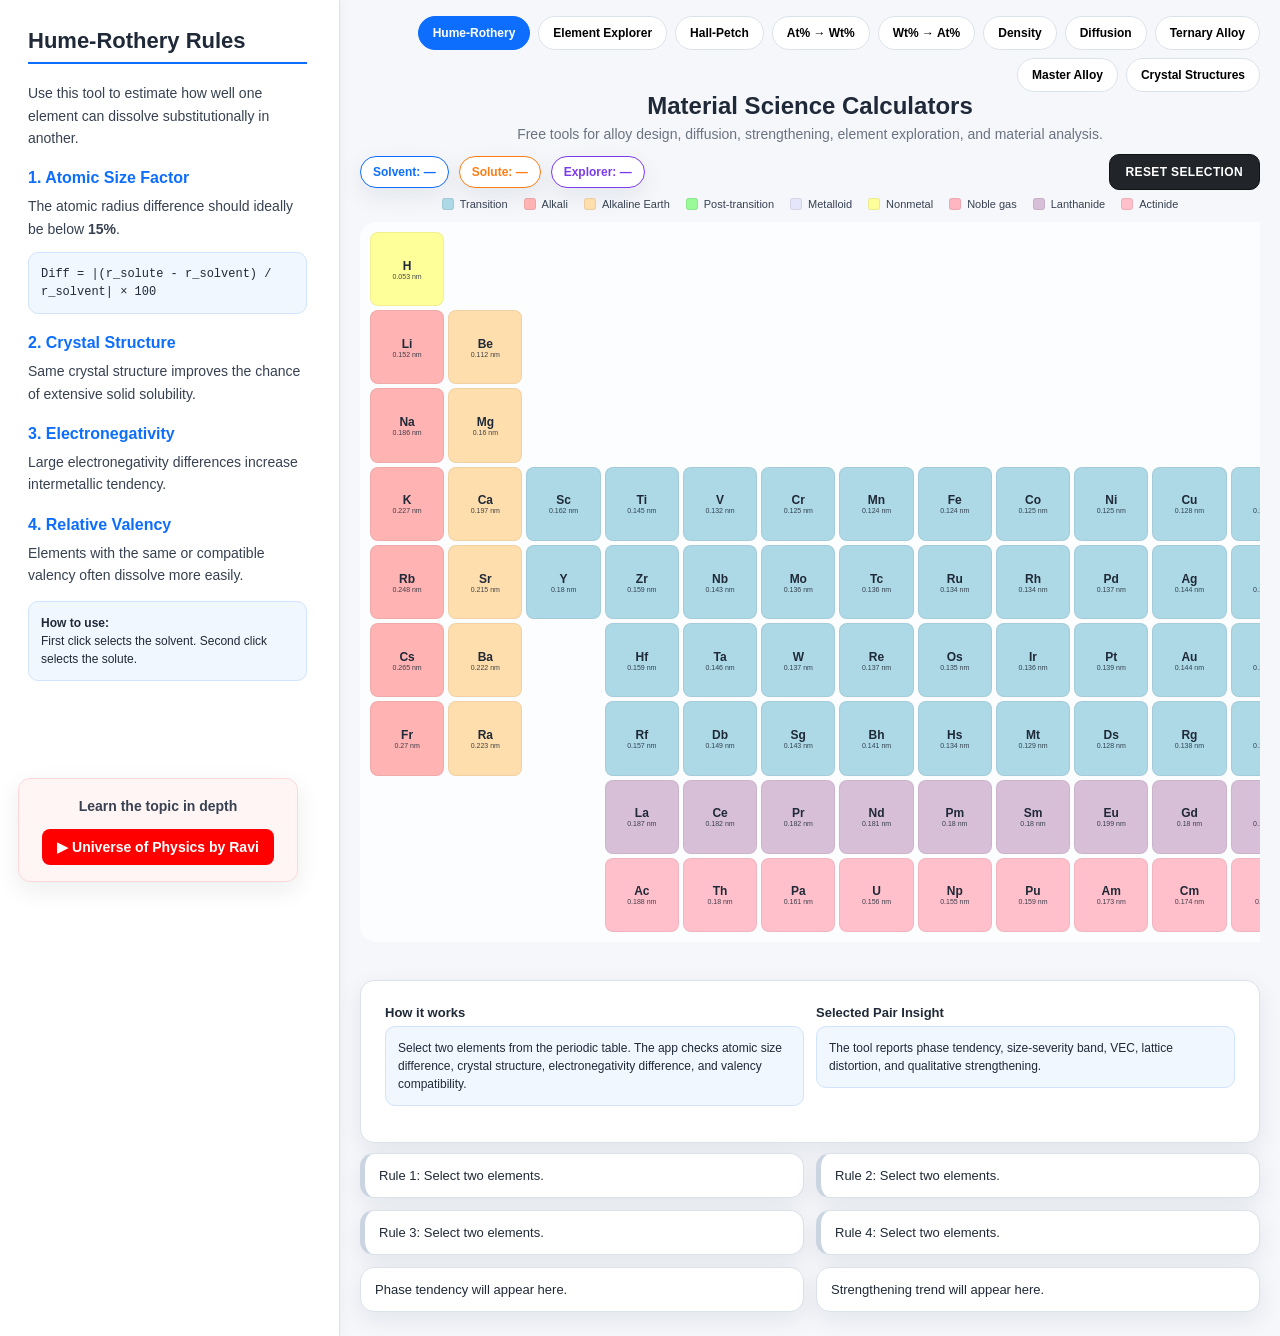
<file: index.html>
<!DOCTYPE html>
<html lang="en">
<head>
  <meta charset="UTF-8" />
  <meta name="viewport" content="width=device-width, initial-scale=1.0" />

  <title>Material Science Calculators | Hume-Rothery, Hall-Petch, Diffusion Tools</title>
  <meta name="description" content="Free material science calculators and element explorer for Hume-Rothery rules, Hall-Petch strengthening, atomic percent to weight percent conversion, diffusion, density, ternary alloy analysis, and crystal structure visualization.">
  <meta name="keywords" content="Hume Rothery calculator, Hall Petch calculator, material science calculator, element explorer, crystal structure visualization, alloy solubility tool, diffusion calculator, ternary alloy calculator, engineering materials">
  <meta name="author" content="Ravi">
  <meta name="robots" content="index, follow">

  <link rel="stylesheet" href="css/styles.css" />
</head>
<body>
  <div class="nav-tabs">
    <button id="btn-hume" class="tab-btn active" data-mode="hume">Hume-Rothery</button>
    <button id="btn-explorer" class="tab-btn" data-mode="explorer">Element Explorer</button>
    <button id="btn-hall" class="tab-btn" data-mode="hall">Hall-Petch</button>
    <button id="btn-at-wt" class="tab-btn" data-mode="at-wt">At% → Wt%</button>
    <button id="btn-wt-at" class="tab-btn" data-mode="wt-at">Wt% → At%</button>
    <button id="btn-density" class="tab-btn" data-mode="density">Density</button>
    <button id="btn-diffusion" class="tab-btn" data-mode="diffusion">Diffusion</button>
    <button id="btn-ternary" class="tab-btn" data-mode="ternary">Ternary Alloy</button>
    <button id="btn-masteralloy" class="tab-btn" data-mode="masteralloy">Master Alloy</button>
    <button id="btn-structures" class="tab-btn" data-mode="structures">Crystal Structures</button>
  </div>

  <div class="app-shell">
    <aside class="sidebar">
      <div class="sidebar-scroll">
        <div id="theory-hume" class="theory-block">
          <h2>Hume-Rothery Rules</h2>
          <p>Use this tool to estimate how well one element can dissolve substitutionally in another.</p>
          <h3>1. Atomic Size Factor</h3>
          <p>The atomic radius difference should ideally be below <b>15%</b>.</p>
          <div class="math-block">Diff = |(r_solute - r_solvent) / r_solvent| × 100</div>
          <h3>2. Crystal Structure</h3>
          <p>Same crystal structure improves the chance of extensive solid solubility.</p>
          <h3>3. Electronegativity</h3>
          <p>Large electronegativity differences increase intermetallic tendency.</p>
          <h3>4. Relative Valency</h3>
          <p>Elements with the same or compatible valency often dissolve more easily.</p>
          <div class="info-box" style="margin-top:14px;">
            <b>How to use:</b><br>
            First click selects the solvent. Second click selects the solute.
          </div>
        </div>

        <div id="theory-explorer" class="theory-block" style="display:none;">
          <h2>Element Explorer</h2>
          <p>Click any element in the periodic table to inspect its known properties and crystal structure type.</p>
          <div class="info-box" style="margin-top:14px;">
            <b>How to use:</b><br>
            Switch to Element Explorer, then click any element tile. The right-side cards will update automatically.
          </div>
        </div>

        <div id="theory-hall" class="theory-block" style="display:none;">
          <h2>Hall-Petch Law</h2>
          <p>Predict yield strength as grain size decreases.</p>
          <div class="math-block">σy = σ0 + ky / √d</div>
        </div>

        <div id="theory-at-wt" class="theory-block" style="display:none;">
          <h2>Atomic % to Weight %</h2>
          <p>Select two elements from the periodic table. Enter atomic % of element 1.</p>
        </div>

        <div id="theory-wt-at" class="theory-block" style="display:none;">
          <h2>Weight % to Atomic %</h2>
          <p>Select two elements from the periodic table. Enter weight % of element 1.</p>
        </div>

        <div id="theory-density" class="theory-block" style="display:none;">
          <h2>Rule of Mixtures Density</h2>
          <p>Estimate binary alloy density using a simple inverse-mixture relation.</p>
          <div class="math-block">1 / ρmix = w1 / ρ1 + w2 / ρ2</div>
        </div>

        <div id="theory-diffusion" class="theory-block" style="display:none;">
          <h2>Diffusion / Arrhenius Module</h2>
          <p>Estimate diffusion coefficient using the Arrhenius relation.</p>
          <div class="math-block">D = D₀ exp(-Q / RT)</div>
        </div>

        <div id="theory-ternary" class="theory-block" style="display:none;">
          <h2>Ternary Alloy Toolkit</h2>
          <p>Choose three elements and convert ternary at% to wt%, calculate average atomic weight, VEC, and size-misfit parameter.</p>
        </div>

        <div id="theory-structures" class="theory-block" style="display:none;">
          <h2>Crystal Structure Reference</h2>
          <p>Educational panel for FCC, BCC, and HCP with packing factor, coordination number, and quick learning notes.</p>
        </div>
      </div>

      <div class="yt-promo">
        <p><b>Learn the topic in depth</b></p>
        <a href="https://www.youtube.com/@universeofphysicsbyravi" target="_blank" class="yt-btn">▶ Universe of Physics by Ravi</a>
      </div>
    </aside>

    <main class="content">
      <section id="periodic-container">
        <div class="hero">
          <h1>Material Science Calculators</h1>
          <p>Free tools for alloy design, diffusion, strengthening, element exploration, and material analysis.</p>
        </div>

        <div class="toolbar">
          <div class="selection-badges">
            <div class="badge solvent" id="solvent-badge">Solvent: —</div>
            <div class="badge solute" id="solute-badge">Solute: —</div>
            <div class="badge explorer" id="explorer-badge">Explorer: —</div>
          </div>
          <button class="reset-btn" id="reset-selection-btn">Reset Selection</button>
        </div>

        <div class="legend">
          <span><i style="background:var(--transition)"></i>Transition</span>
          <span><i style="background:var(--alkali)"></i>Alkali</span>
          <span><i style="background:var(--alkaline)"></i>Alkaline Earth</span>
          <span><i style="background:var(--post-trans)"></i>Post-transition</span>
          <span><i style="background:var(--metalloid)"></i>Metalloid</span>
          <span><i style="background:var(--nonmetal)"></i>Nonmetal</span>
          <span><i style="background:var(--noble)"></i>Noble gas</span>
          <span><i style="background:var(--lanthanide)"></i>Lanthanide</span>
          <span><i style="background:var(--actinide)"></i>Actinide</span>
        </div>

        <div class="table-scroll">
          <div id="table" class="periodic-table"></div>
        </div>
      </section>

      <section id="view-hume" class="calc-view active">
        <div class="panel-card" style="max-width:900px;">
          <div class="input-row">
            <div class="input-group">
              <label>How it works</label>
              <div class="info-box">Select two elements from the periodic table. The app checks atomic size difference, crystal structure, electronegativity difference, and valency compatibility.</div>
            </div>
            <div class="input-group">
              <label>Selected Pair Insight</label>
              <div class="info-box">The tool reports phase tendency, size-severity band, VEC, lattice distortion, and qualitative strengthening.</div>
            </div>
          </div>
        </div>

        <div class="pair-meta" id="pair-meta" style="display:none;">
          <div class="meta-card" id="solvent-meta"></div>
          <div class="meta-card" id="solute-meta"></div>
        </div>

        <div class="metrics-grid three" id="hume-metrics" style="display:none; max-width:900px;">
          <div class="metric-card">
            <div class="metric-title">Size mismatch</div>
            <div class="metric-value" id="metric-mismatch">—</div>
            <div id="metric-severity"></div>
          </div>
          <div class="metric-card">
            <div class="metric-title">Average VEC</div>
            <div class="metric-value accent-purple" id="metric-vec">—</div>
            <div class="mini-note">Average valence electron concentration</div>
          </div>
          <div class="metric-card">
            <div class="metric-title">Lattice distortion δ</div>
            <div class="metric-value accent-teal" id="metric-delta">—</div>
            <div class="mini-note">Approximate size-misfit descriptor</div>
          </div>
        </div>

        <div class="result-grid">
          <div id="rule1" class="rule-card">Rule 1: Select two elements.</div>
          <div id="rule2" class="rule-card">Rule 2: Select two elements.</div>
          <div id="rule3" class="rule-card">Rule 3: Select two elements.</div>
          <div id="rule4" class="rule-card">Rule 4: Select two elements.</div>
          <div id="phase-tendency" class="phase-card">Phase tendency will appear here.</div>
          <div id="strength-tendency" class="phase-card">Strengthening trend will appear here.</div>
          <div id="summary" class="summary-card">Summary</div>
        </div>
      </section>

      <section id="view-explorer" class="calc-view">
        <div class="explorer-grid">
          <div class="explorer-card">
            <h3>Element Properties</h3>
            <div id="explorer-empty" class="info-box">Switch to Element Explorer and click any element in the periodic table.</div>
            <div id="explorer-properties" style="display:none;"></div>
          </div>

          <div class="explorer-card">
            <h3>Crystal Structure Visualization</h3>
            <div id="structure-visual" class="structure-visual-box">
              Select an element to view its structure.
            </div>
            <div id="structure-info" class="info-box" style="margin-top:12px;">
              Structure notes will appear here.
            </div>
          </div>
        </div>
      </section>

      <section id="view-hall" class="calc-view">
        <div class="hp-card narrow">
          <div class="input-group">
            <label for="hp-sigma">σ0 (friction stress) [MPa]</label>
            <input type="number" id="hp-sigma" value="70" step="any" />
          </div>
          <div class="input-group">
            <label for="hp-k">ky</label>
            <input type="number" id="hp-k" value="0.74" step="any" />
          </div>
          <div class="input-group">
            <label for="hp-d">d (grain size) [μm]</label>
            <input type="number" id="hp-d" placeholder="Enter grain size" step="any" />
          </div>
          <button class="primary-btn" id="hall-btn">Calculate Yield Strength</button>
          <div id="hp-result" class="calc-result"></div>
        </div>

        <div class="chart-card" style="max-width:900px;">
          <canvas id="hall-chart" width="820" height="320"></canvas>
          <div class="mini-note">Chart shows Hall-Petch trend with the selected point highlighted.</div>
        </div>
      </section>

      <section id="view-at-wt" class="calc-view">
        <div class="hp-card narrow">
          <div class="input-group">
            <label id="at-label">Atomic % of Element 1</label>
            <input type="number" id="at-val" min="0" max="100" placeholder="Enter atomic %" step="any" />
          </div>
          <button class="primary-btn" id="atwt-btn">Convert to Weight %</button>
          <div id="atwt-result" class="calc-result"></div>
        </div>

        <div class="formula-grid three" id="atwt-extra" style="display:none; max-width:900px;">
          <div class="metric-card"><div class="metric-title">Average atomic weight</div><div class="metric-value" id="atwt-aaw">—</div></div>
          <div class="metric-card"><div class="metric-title">Mole fraction of element 1</div><div class="metric-value accent-purple" id="atwt-mole">—</div></div>
          <div class="metric-card"><div class="metric-title">Mass fraction of element 1</div><div class="metric-value accent-teal" id="atwt-mass">—</div></div>
        </div>
      </section>

      <section id="view-wt-at" class="calc-view">
        <div class="hp-card narrow">
          <div class="input-group">
            <label id="wt-label">Weight % of Element 1</label>
            <input type="number" id="wt-val" min="0" max="100" placeholder="Enter weight %" step="any" />
          </div>
          <button class="primary-btn" id="wtat-btn">Convert to Atomic %</button>
          <div id="wtat-result" class="calc-result"></div>
        </div>

        <div class="formula-grid three" id="wtat-extra" style="display:none; max-width:900px;">
          <div class="metric-card"><div class="metric-title">Average atomic weight</div><div class="metric-value" id="wtat-aaw">—</div></div>
          <div class="metric-card"><div class="metric-title">Mole fraction of element 1</div><div class="metric-value accent-purple" id="wtat-mole">—</div></div>
          <div class="metric-card"><div class="metric-title">Mass fraction of element 1</div><div class="metric-value accent-teal" id="wtat-mass">—</div></div>
        </div>
      </section>

      <section id="view-density" class="calc-view">
        <div class="panel-card">
          <div class="input-row">
            <div class="input-group">
              <label for="density-c1">Weight % of solvent element</label>
              <input type="number" id="density-c1" min="0" max="100" value="50" step="any" />
            </div>
            <div class="input-group">
              <label for="density-rho1">Density of solvent [g/cm³]</label>
              <input type="number" id="density-rho1" placeholder="e.g. 2.70" step="any" />
            </div>
            <div class="input-group">
              <label for="density-rho2">Density of solute [g/cm³]</label>
              <input type="number" id="density-rho2" placeholder="e.g. 7.87" step="any" />
            </div>
            <div class="input-group">
              <label>Binary pair requirement</label>
              <div class="info-box">Select two elements from the periodic table, then enter densities and composition.</div>
            </div>
          </div>
          <button class="primary-btn" id="density-btn">Calculate Alloy Density</button>
          <div id="density-result" class="calc-result"></div>
        </div>
      </section>

      <section id="view-diffusion" class="calc-view">
        <div class="panel-card narrow">
          <div class="input-group">
            <label for="diff-d0">D₀ [m²/s]</label>
            <input type="number" id="diff-d0" placeholder="e.g. 1e-5" step="any" />
          </div>
          <div class="input-group">
            <label for="diff-q">Activation energy Q [J/mol]</label>
            <input type="number" id="diff-q" placeholder="e.g. 140000" step="any" />
          </div>
          <div class="input-group">
            <label for="diff-t">Temperature T [K]</label>
            <input type="number" id="diff-t" placeholder="e.g. 800" step="any" />
          </div>
          <button class="primary-btn" id="diffusion-btn">Calculate Diffusion Coefficient</button>
          <div id="diff-result" class="calc-result"></div>
        </div>
      </section>

      <section id="view-ternary" class="calc-view">
        <div class="panel-card">
          <div class="triple-inputs">
            <div class="input-group"><label for="ternary-e1">Element 1</label><select id="ternary-e1"></select></div>
            <div class="input-group"><label for="ternary-e2">Element 2</label><select id="ternary-e2"></select></div>
            <div class="input-group"><label for="ternary-e3">Element 3</label><select id="ternary-e3"></select></div>
          </div>

          <div class="triple-inputs">
            <div class="input-group"><label for="ternary-c1">At% Element 1</label><input type="number" id="ternary-c1" value="33.33" step="any" /></div>
            <div class="input-group"><label for="ternary-c2">At% Element 2</label><input type="number" id="ternary-c2" value="33.33" step="any" /></div>
            <div class="input-group"><label for="ternary-c3">At% Element 3</label><input type="number" id="ternary-c3" value="33.34" step="any" /></div>
          </div>

          <button class="primary-btn" id="ternary-btn">Calculate Ternary Descriptors</button>
          <div id="ternary-result" class="calc-result"></div>
        </div>

        <div class="triple-grid three" id="ternary-extra" style="display:none; max-width:900px;">
          <div class="metric-card"><div class="metric-title">Average atomic weight</div><div class="metric-value" id="ternary-aaw">—</div></div>
          <div class="metric-card"><div class="metric-title">Average VEC</div><div class="metric-value accent-purple" id="ternary-vec">—</div></div>
          <div class="metric-card"><div class="metric-title">δ size misfit</div><div class="metric-value accent-teal" id="ternary-delta">—</div></div>
        </div>
      </section>

      <section id="view-structures" class="calc-view">
        <div class="structure-grid">
          <div class="structure-card"><b>FCC</b><br><br>Coordination number: 12<br>Atomic packing factor: 0.74<br>Slip systems: high<br>Common traits: ductile, close-packed, strong formability.<div class="mini-note">Examples: Al, Cu, Ni, Ag, Au, Pt.</div></div>
          <div class="structure-card"><b>BCC</b><br><br>Coordination number: 8<br>Atomic packing factor: 0.68<br>Slip tendency: moderate to temperature-sensitive<br>Common traits: stronger, lower packing, often less ductile at low T.<div class="mini-note">Examples: Fe(α), Cr, Mo, W, Nb.</div></div>
          <div class="structure-card"><b>HCP</b><br><br>Coordination number: 12<br>Atomic packing factor: 0.74<br>Slip systems: limited at room temperature<br>Common traits: anisotropy, lower room-temperature ductility than FCC.<div class="mini-note">Examples: Mg, Ti, Zn, Co, Zr.</div></div>
          <div class="structure-card"><b>Temperature-sensitive phase notes</b><br><br>Fe: BCC at room T, FCC at elevated T.<br>Ti: HCP at room T, BCC at elevated T.<br>Co: HCP at lower T, FCC at higher T.</div></div>
        </div>
      </section>
    </main>
  </div>

  <script src="js/data.js"></script>
  <script src="js/charts.js"></script>
     <script src="js/ui.js"></script>
     <script src="js/calculators/hume.js"></script>
     <script src="js/element-details.js"></script>
     <script src="js/calculators/explorer.js"></script>
  <script src="js/calculators/hume.js"></script>
  <script src="js/calculators/explorer.js"></script>
  <script src="js/calculators/hallpetch.js"></script>
  <script src="js/calculators/atwt.js"></script>
  <script src="js/calculators/wtat.js"></script>
  <script src="js/calculators/density.js"></script>
  <script src="js/calculators/diffusion.js"></script>
  <script src="js/calculators/ternary.js"></script>
  <script src="js/app.js"></script>
</body>
</html>
</file>
<file: css/styles.css>
:root {
  --solvent-color: #0d6efd;
  --solute-color: #fd7e14;
  --bg-color: #f5f7fb;
  --panel: #ffffff;
  --text: #1f2937;
  --muted: #6b7280;
  --border: #dbe2ea;
  --success: #198754;
  --warning: #fd7e14;
  --danger: #dc3545;
  --purple: #6f42c1;
  --teal: #0f766e;
  --shadow: 0 8px 24px rgba(16, 24, 40, 0.08);
  --yt-red: #ff0000;

  --alkali: #ffb3b3;
  --alkaline: #ffdead;
  --transition: #add8e6;
  --post-trans: #98fb98;
  --metalloid: #e6e6fa;
  --nonmetal: #ffff99;
  --noble: #ffb6c1;
  --lanthanide: #d8bfd8;
  --actinide: #ffc0cb;
}

* { box-sizing: border-box; }

body {
  margin: 0;
  font-family: "Segoe UI", Arial, sans-serif;
  background: var(--bg-color);
  color: var(--text);
  min-height: 100vh;
  overflow-x: hidden;
  overflow-y: auto;
}

.app-shell {
  display: grid;
  grid-template-columns: 340px minmax(0, 1fr);
  min-height: 100vh;
}

.nav-tabs {
  position: fixed;
  top: 16px;
  right: 20px;
  display: flex;
  flex-wrap: wrap;
  gap: 8px;
  z-index: 1000;
  max-width: calc(100vw - 370px);
  justify-content: flex-end;
}

.tab-btn {
  padding: 9px 14px;
  border-radius: 999px;
  border: 1px solid var(--border);
  background: white;
  cursor: pointer;
  font-weight: 700;
  font-size: 12px;
  transition: 0.2s ease;
  white-space: nowrap;
}

.tab-btn:hover { transform: translateY(-1px); }

.tab-btn.active {
  background: var(--solvent-color);
  color: white;
  border-color: var(--solvent-color);
}

.sidebar {
  background: var(--panel);
  padding: 28px;
  border-right: 1px solid var(--border);
  min-height: 100vh;
  box-shadow: 2px 0 10px rgba(0, 0, 0, 0.04);
  position: relative;
}

.sidebar-scroll {
  overflow-y: auto;
  max-height: calc(100vh - 56px);
  padding-right: 4px;
  padding-bottom: 120px;
}

.sidebar h2 {
  margin-top: 0;
  font-size: 22px;
  border-bottom: 2px solid var(--solvent-color);
  padding-bottom: 8px;
}

.sidebar h3 {
  color: var(--solvent-color);
  font-size: 16px;
  margin: 20px 0 8px;
}

.sidebar p {
  font-size: 14px;
  line-height: 1.6;
  color: #374151;
  margin: 0 0 12px;
}

.math-block,
.info-box {
  background: #f0f7ff;
  padding: 12px;
  border-radius: 10px;
  border: 1px solid #d0e3ff;
  font-size: 12px;
  line-height: 1.5;
}

.math-block { font-family: "Courier New", monospace; }

.yt-promo {
  position: fixed;
  left: 18px;
  bottom: 18px;
  width: 280px;
  background: #fff5f5;
  border: 1px solid #ffd6da;
  padding: 16px;
  border-radius: 12px;
  text-align: center;
  box-shadow: var(--shadow);
  z-index: 1100;
}

.yt-btn {
  background: var(--yt-red);
  color: white;
  text-decoration: none;
  padding: 10px 15px;
  border-radius: 8px;
  display: inline-block;
  font-size: 14px;
  font-weight: 700;
}

.content {
  width: 100%;
  padding: 92px 20px 24px;
  display: flex;
  flex-direction: column;
  align-items: center;
  gap: 16px;
  min-width: 0;
}

#periodic-container {
  width: 100%;
  max-width: 1180px;
  display: block;
}

.hero {
  text-align: center;
  margin-bottom: 12px;
}

.hero h1 {
  margin: 0;
  font-size: 24px;
}

.hero p {
  margin: 6px 0 0;
  color: var(--muted);
  font-size: 14px;
}

.toolbar {
  width: 100%;
  max-width: 1080px;
  display: flex;
  flex-wrap: wrap;
  justify-content: space-between;
  align-items: center;
  gap: 12px;
  margin-bottom: 8px;
}

.selection-badges {
  display: flex;
  gap: 10px;
  flex-wrap: wrap;
}

.badge {
  padding: 8px 12px;
  border-radius: 999px;
  background: white;
  border: 1px solid var(--border);
  font-size: 12px;
  font-weight: 700;
  box-shadow: var(--shadow);
}

.badge.solvent { border-color: var(--solvent-color); color: var(--solvent-color); }
.badge.solute { border-color: var(--solute-color); color: var(--solute-color); }

.reset-btn,
.primary-btn {
  border: none;
  padding: 10px 16px;
  border-radius: 10px;
  font-size: 12px;
  cursor: pointer;
  font-weight: 800;
  text-transform: uppercase;
  letter-spacing: 0.03em;
}

.reset-btn {
  background: #212529;
  color: white;
  border: 1px solid #111;
}

.primary-btn {
  background: var(--solvent-color);
  color: white;
  width: 100%;
  margin-top: 8px;
}

.legend {
  width: 100%;
  max-width: 1080px;
  display: flex;
  flex-wrap: wrap;
  gap: 10px 16px;
  justify-content: center;
  font-size: 11px;
  color: #374151;
  margin-bottom: 12px;
}

.legend span {
  display: inline-flex;
  align-items: center;
  gap: 6px;
}

.legend i {
  width: 12px;
  height: 12px;
  border-radius: 3px;
  display: inline-block;
  border: 1px solid rgba(0,0,0,0.08);
}

.table-scroll {
  width: 100%;
  max-width: 1080px;
  overflow-x: auto;
  overflow-y: visible;
  padding-bottom: 14px;
}

.periodic-table {
  display: grid;
  grid-template-columns: repeat(18, minmax(52px, 1fr));
  gap: 4px;
  width: max-content;
  min-width: 100%;
  padding: 10px;
  background: rgba(255,255,255,0.75);
  border-radius: 16px;
  min-height: 720px;
}

.element {
  aspect-ratio: 1;
  border: 1px solid rgba(0, 0, 0, 0.06);
  display: flex;
  flex-direction: column;
  justify-content: center;
  align-items: center;
  cursor: pointer;
  font-size: 8px;
  border-radius: 8px;
  background: #fff;
  transition: 0.12s ease;
  position: relative;
  text-align: center;
  padding: 3px;
  min-width: 52px;
  min-height: 52px;
}

.element:hover {
  transform: scale(1.08);
  z-index: 100;
  box-shadow: 0 6px 18px rgba(0, 0, 0, 0.18);
}

.element b { font-size: 12px; }
.element small { font-size: 7px; opacity: 0.85; }

.element.empty {
  background: transparent;
  border: none;
  cursor: default;
  box-shadow: none;
}

.element.empty:hover { transform: none; }

.element.solvent {
  background: var(--solvent-color) !important;
  color: white !important;
  border: 2px solid #084298;
  z-index: 50;
}

.element.solute {
  background: var(--solute-color) !important;
  color: white !important;
  border: 2px solid #b45309;
  z-index: 50;
}

.calc-view {
  display: none;
  width: 100%;
  flex-direction: column;
  align-items: center;
}

.calc-view.active { display: flex; }

.result-grid,
.metrics-grid,
.formula-grid,
.structure-grid,
.triple-grid {
  display: grid;
  grid-template-columns: repeat(2, 1fr);
  gap: 12px;
  width: 100%;
  max-width: 900px;
  margin-top: 10px;
}

.metrics-grid.three,
.formula-grid.three,
.triple-grid.three {
  grid-template-columns: repeat(3, 1fr);
}

.rule-card,
.summary-card,
.hp-card,
.panel-card,
.metric-card,
.chart-card,
.structure-card,
.phase-card,
.meta-card,
.seo-content {
  background: white;
  border-radius: 14px;
  box-shadow: var(--shadow);
  border: 1px solid var(--border);
}

.rule-card,
.metric-card,
.structure-card,
.phase-card,
.panel-card,
.meta-card,
.seo-content {
  padding: 14px;
  font-size: 13px;
}

.rule-card { border-left: 5px solid #cbd5e1; }

.summary-card {
  grid-column: span 2;
  padding: 18px;
  text-align: center;
  font-weight: 800;
  display: none;
}

.summary-card small {
  display: block;
  margin-top: 6px;
  font-weight: 500;
  color: var(--muted);
}

.hp-card,
.panel-card,
.chart-card {
  padding: 24px;
  width: 100%;
  max-width: 900px;
  margin-top: 8px;
}

.hp-card.narrow,
.panel-card.narrow { max-width: 470px; }

.input-row,
.triple-inputs {
  display: grid;
  grid-template-columns: repeat(2, 1fr);
  gap: 12px;
}

.triple-inputs { grid-template-columns: repeat(3, 1fr); }

.input-group {
  margin-bottom: 12px;
  text-align: left;
  width: 100%;
}

.input-group label {
  display: block;
  font-weight: 700;
  margin-bottom: 6px;
  font-size: 13px;
}

.input-group input,
.input-group select {
  width: 100%;
  padding: 10px 12px;
  border: 1px solid var(--border);
  border-radius: 10px;
  font-size: 14px;
  background: white;
}

.calc-result {
  margin-top: 16px;
  padding: 14px;
  background: #e8f4fd;
  border: 1px solid #cbe7fb;
  border-radius: 12px;
  font-weight: 800;
  color: #0056b3;
  font-size: 16px;
  text-align: center;
  display: none;
}

.pair-meta {
  width: 100%;
  max-width: 900px;
  display: grid;
  grid-template-columns: repeat(2, 1fr);
  gap: 12px;
}

.mini-note {
  font-size: 12px;
  color: var(--muted);
  margin-top: 8px;
}

.metric-title {
  font-size: 12px;
  color: var(--muted);
  font-weight: 700;
  text-transform: uppercase;
  letter-spacing: 0.04em;
}

.metric-value {
  font-size: 24px;
  font-weight: 800;
  margin-top: 6px;
}

.severity-low { color: var(--success); }
.severity-mid { color: var(--warning); }
.severity-high { color: var(--danger); }
.accent-purple { color: var(--purple); }
.accent-teal { color: var(--teal); }

.phase-badge {
  display: inline-block;
  padding: 6px 10px;
  border-radius: 999px;
  font-weight: 800;
  font-size: 12px;
  margin-bottom: 10px;
}

.badge-success { background: rgba(25, 135, 84, 0.12); color: var(--success); }
.badge-warning { background: rgba(253, 126, 20, 0.14); color: var(--warning); }
.badge-danger { background: rgba(220, 53, 69, 0.12); color: var(--danger); }
.badge-purple { background: rgba(111, 66, 193, 0.12); color: var(--purple); }

canvas {
  width: 100%;
  max-width: 100%;
  border-radius: 12px;
  background: #fbfdff;
  border: 1px solid var(--border);
}

.seo-content {
  max-width: 1000px;
  margin: 40px auto;
}

.seo-content h2 {
  margin-top: 0;
}

@media (max-width: 1200px) {
  .nav-tabs { max-width: calc(100vw - 30px); }
}

@media (max-width: 1100px) {
  .app-shell { grid-template-columns: 1fr; }

  .sidebar {
    min-height: auto;
    border-right: none;
    border-bottom: 1px solid var(--border);
  }

  .sidebar-scroll {
    max-height: none;
    padding-bottom: 110px;
  }

  .content { padding-top: 112px; }

  .yt-promo {
    left: 16px;
    bottom: 16px;
    width: calc(100% - 32px);
    max-width: 360px;
  }

  .nav-tabs {
    left: 16px;
    right: 16px;
    top: 10px;
    max-width: none;
  }

  .table-scroll {
    max-width: 100%;
  }
}

@media (max-width: 800px) {
  .result-grid,
  .pair-meta,
  .metrics-grid,
  .structure-grid,
  .triple-grid,
  .formula-grid,
  .input-row,
  .triple-inputs,
  .metrics-grid.three,
  .formula-grid.three,
  .triple-grid.three {
    grid-template-columns: 1fr;
  }

  .summary-card { grid-column: span 1; }

  .periodic-table {
    grid-template-columns: repeat(18, minmax(44px, 1fr));
    min-height: 680px;
  }

  .element {
    min-width: 44px;
    min-height: 44px;
  }

  .element b { font-size: 10px; }
}
.badge.explorer {
  border-color: #7c3aed;
  color: #7c3aed;
}

.explorer-grid {
  width: 100%;
  max-width: 1000px;
  display: grid;
  grid-template-columns: 1fr 1fr;
  gap: 16px;
  margin-top: 12px;
}

.explorer-card {
  background: white;
  border-radius: 14px;
  box-shadow: var(--shadow);
  border: 1px solid var(--border);
  padding: 18px;
}

.explorer-card h3 {
  margin-top: 0;
  margin-bottom: 14px;
}

.explorer-top {
  display: flex;
  align-items: center;
  gap: 14px;
  margin-bottom: 16px;
}

.explorer-symbol {
  width: 72px;
  height: 72px;
  border-radius: 14px;
  display: flex;
  align-items: center;
  justify-content: center;
  font-size: 28px;
  font-weight: 800;
  border: 1px solid rgba(0,0,0,0.08);
}

.explorer-title {
  font-size: 24px;
  font-weight: 800;
}

.explorer-props-grid {
  display: grid;
  grid-template-columns: 1fr 1fr;
  gap: 10px;
}

.explorer-prop {
  background: #f8fbff;
  border: 1px solid #dbe8f6;
  border-radius: 10px;
  padding: 10px 12px;
  display: flex;
  flex-direction: column;
  gap: 4px;
}

.explorer-prop b {
  font-size: 12px;
  color: var(--muted);
  text-transform: uppercase;
  letter-spacing: 0.04em;
}

.explorer-prop span {
  font-size: 15px;
  font-weight: 700;
}

.structure-visual-box {
  min-height: 240px;
  border: 1px solid var(--border);
  border-radius: 12px;
  background: #fbfdff;
  display: flex;
  align-items: center;
  justify-content: center;
  padding: 12px;
  text-align: center;
}

@media (max-width: 900px) {
  .explorer-grid {
    grid-template-columns: 1fr;
  }

  .explorer-props-grid {
    grid-template-columns: 1fr;
  }
}
</file>
